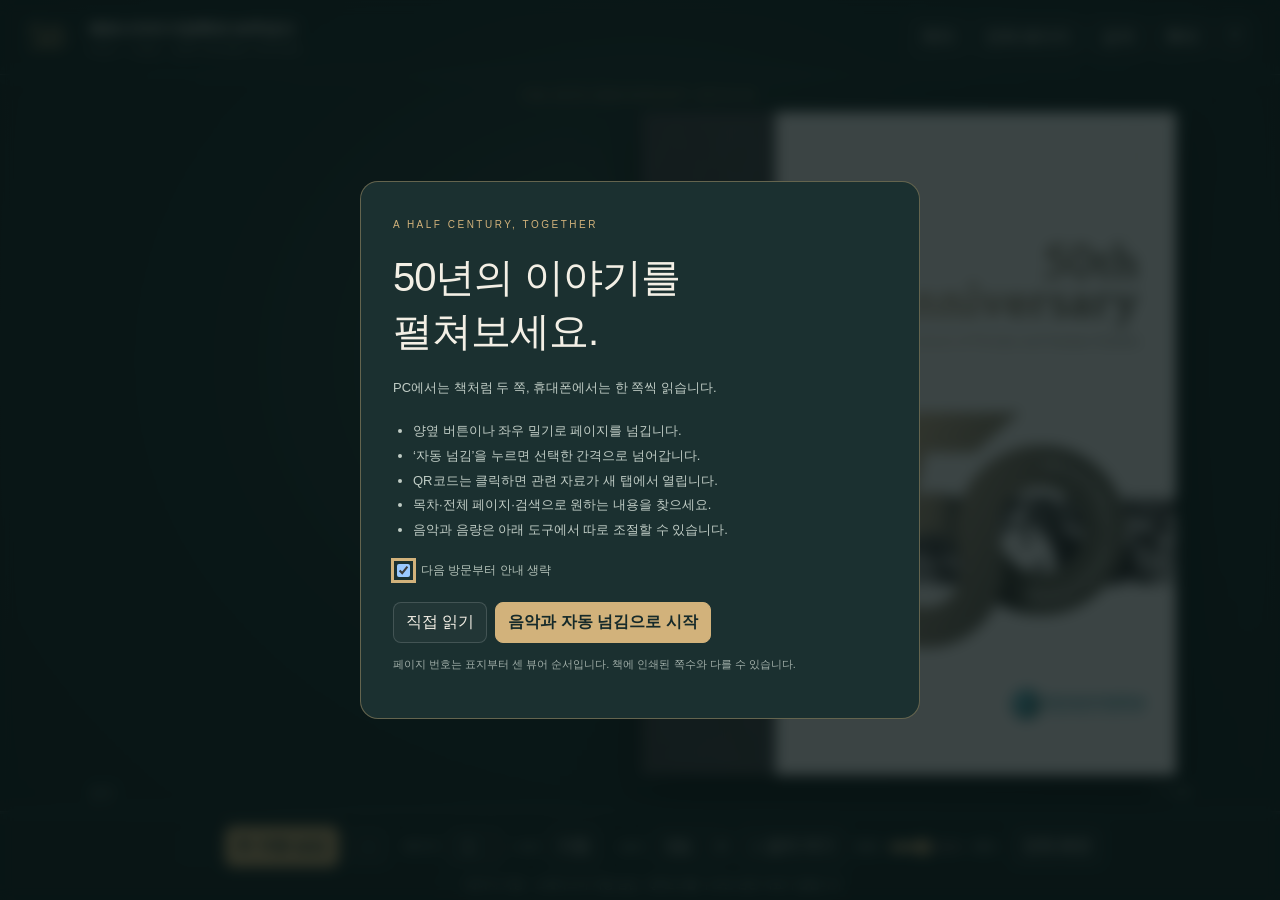
<file: index.html>
<!doctype html>
<html lang="ko">
<head>
  <meta charset="utf-8">
  <meta name="viewport" content="width=device-width, initial-scale=1, viewport-fit=cover">
  <meta name="theme-color" content="#172b2b">
  <meta name="description" content="한국외국어대학교 페르시아어·이란학과 50주년사 온라인 뷰어">
  <title>페르시아어·이란학과 50주년사</title>
  <link rel="stylesheet" href="style.css">
  <link rel="stylesheet" href="zoom.css?v=1">
  <script defer src="viewer.js?v=20261031"></script>
  <script defer src="zoom.js?v=20261031"></script>
</head>
<body>
  <header class="topbar">
    <a class="brand" href="#page=1"><span class="seal">50</span><span><strong id="title">페르시아어·이란학과 50주년사</strong><small>1976 — 2026 · OUR SHARED HISTORY</small></span></a>
    <nav aria-label="뷰어 도구"><button id="contentsBtn">목차</button><button id="thumbsBtn">전체 페이지</button><button id="searchBtn">검색</button><button id="zoomOpen" disabled>확대</button><button id="helpBtn" aria-label="사용 안내">?</button></nav>
  </header>
  <main id="main">
    <div class="eyebrow">THE 50TH ANNIVERSARY ARCHIVE</div>
    <div id="stage" class="stage" aria-label="50주년사 책">
      <div id="book" class="book"></div>
      <div id="loading" class="loading" role="status">50년의 이야기를 준비하고 있습니다…</div>
    </div>
    <div class="page-caption"><span id="chapter">50년의 기록</span><span id="pageStatus" aria-live="polite"></span></div>
  </main>
  <footer class="controls">
    <div class="timer" aria-hidden="true"><div id="timerFill"></div></div>
    <div class="control-row">
      <div class="control-group"><button id="prev" aria-label="이전 페이지">←</button><button id="play" class="primary" aria-pressed="false">▶ 자동 넘김</button><button id="next" aria-label="다음 페이지">→</button></div>
      <form id="jumpForm" class="control-group"><label for="pageInput">페이지</label><input id="pageInput" type="number" min="1" value="1" inputmode="numeric"><span id="totalPages"></span><button type="submit">이동</button></form>
      <div class="control-group"><label for="speed">넘김</label><select id="speed" aria-label="자동 넘김 간격"></select><button id="music" aria-pressed="false">♫ 음악 켜기</button><label class="volume-label" for="volume">음량</label><input id="volume" type="range" min="0" max="100" step="1" aria-label="음향 크기"><output id="volumeValue" for="volume"></output><button id="fullscreen">전체 화면</button></div>
    </div>
    <p class="hint">← → 페이지 이동 · 스페이스바 자동 넘김 · QR코드를 누르면 관련 자료가 열립니다</p>
  </footer>
  <aside id="drawer" class="drawer" hidden aria-label="탐색 패널"><div class="drawer-head"><h2 id="drawerTitle">목차</h2><button id="closeDrawer" aria-label="탐색 패널 닫기">✕</button></div><div id="drawerBody"></div></aside>
  <button id="scrim" class="scrim" hidden aria-label="탐색 패널 닫기"></button>
  <dialog id="welcome"><div class="dialog-inner"><span class="eyebrow">A HALF CENTURY, TOGETHER</span><h1>50년의 이야기를<br>펼쳐보세요.</h1><p>PC에서는 책처럼 두 쪽, 휴대폰에서는 한 쪽씩 읽습니다.</p><ul><li>양옆 버튼이나 좌우 밀기로 페이지를 넘깁니다.</li><li>‘자동 넘김’을 누르면 선택한 간격으로 넘어갑니다.</li><li>QR코드는 클릭하면 관련 자료가 새 탭에서 열립니다.</li><li>목차·전체 페이지·검색으로 원하는 내용을 찾으세요.</li><li>음악과 음량은 아래 도구에서 따로 조절할 수 있습니다.</li></ul><label class="remember"><input id="remember" type="checkbox" checked>다음 방문부터 안내 생략</label><div class="welcome-actions"><button id="readStart">직접 읽기</button><button id="autoStart" class="primary">음악과 자동 넘김으로 시작</button></div><p class="fine">페이지 번호는 표지부터 센 뷰어 순서입니다. 책에 인쇄된 쪽수와 다를 수 있습니다.</p></div></dialog>
  <div id="toast" role="status" hidden></div>
  <audio id="audio" loop preload="none"></audio>
</body>
</html>
</file>
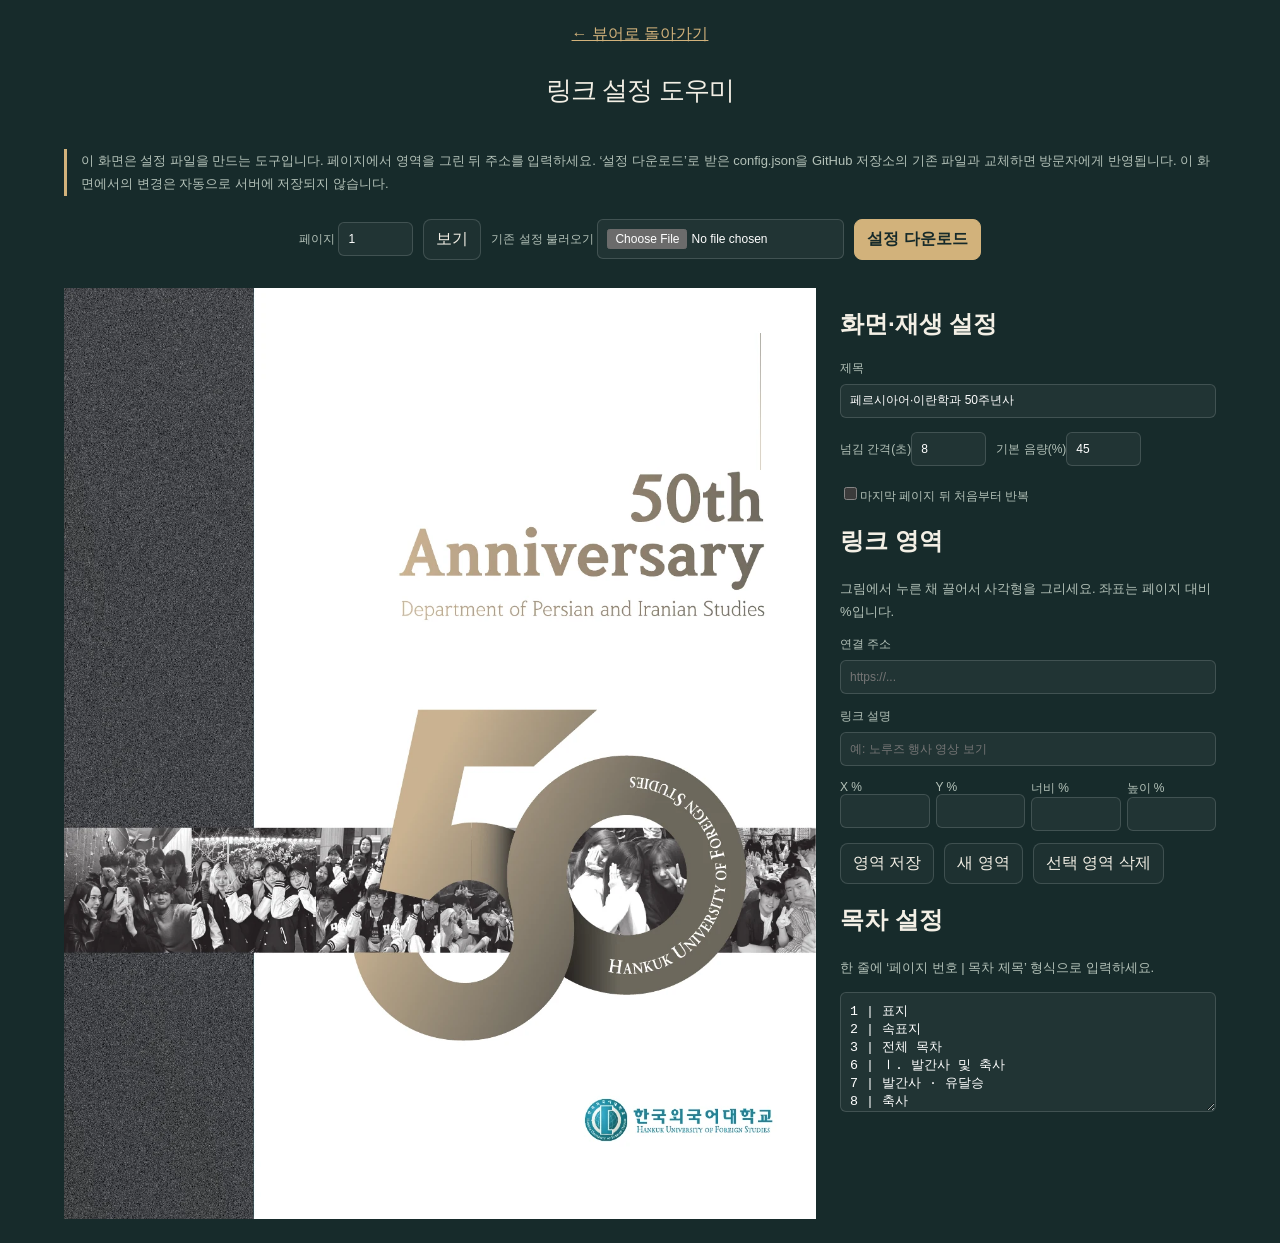
<file: editor.html>
<!doctype html>
<html lang="ko"><head><meta charset="utf-8"><meta name="viewport" content="width=device-width,initial-scale=1"><title>50주년사 링크 설정 도우미</title><link rel="stylesheet" href="style.css"><style>body{height:auto;min-height:100vh;overflow:auto;background:#172b2b}.editor{padding:24px;max-width:1200px;margin:auto;width:100%}.editor h1{font-size:26px}.editor p{line-height:1.8;color:var(--muted);font-size:13px}.toolbar{display:flex;flex-wrap:wrap;gap:10px;align-items:center;margin-bottom:18px}.workspace{display:grid;grid-template-columns:minmax(0,2fr) minmax(260px,1fr);gap:24px}.canvas{position:relative;align-self:start;touch-action:none;background:#eee;cursor:crosshair}.canvas>img{display:block;width:100%;pointer-events:none}.region{position:absolute;border:2px solid #e16c3b;background:#ef9b3529;color:#111;pointer-events:none}.region span{background:#fff;font-size:10px;padding:2px}.fields{display:grid;grid-template-columns:repeat(4,1fr);gap:6px}.fields input{width:100%}.full{display:block;width:100%;margin:7px 0 14px}input,textarea{background:#ffffff0b;color:#fff;border:1px solid var(--border);border-radius:6px;padding:9px}textarea{min-height:120px;width:100%}label{display:block}#linkList button{display:block;width:100%;text-align:left;margin-top:8px;font-size:12px;overflow-wrap:anywhere}.notice{border-left:3px solid var(--gold);padding-left:14px}.editor a{color:var(--gold)}@media(max-width:760px){.workspace{grid-template-columns:1fr}.editor{padding:16px}}</style><script defer src="editor.js"></script></head>
<body><main class="editor"><a href="index.html">← 뷰어로 돌아가기</a><h1>링크 설정 도우미</h1><p class="notice">이 화면은 설정 파일을 만드는 도구입니다. 페이지에서 영역을 그린 뒤 주소를 입력하세요. ‘설정 다운로드’로 받은 config.json을 GitHub 저장소의 기존 파일과 교체하면 방문자에게 반영됩니다. 이 화면에서의 변경은 자동으로 서버에 저장되지 않습니다.</p><div class="toolbar"><label>페이지 <input id="editorPage" type="number" min="1" value="1" style="width:75px"></label><button id="loadPage">보기</button><label>기존 설정 불러오기 <input id="importConfig" type="file" accept="application/json,.json"></label><button id="download" class="primary">설정 다운로드</button></div><div class="workspace"><div id="canvas" class="canvas"><img id="pageImage" alt="링크 영역 편집용 페이지"></div><section><h2>화면·재생 설정</h2><label>제목<input id="editTitle" class="full"></label><div class="toolbar"><label>넘김 간격(초)<input id="editSpeed" type="number" min="2" max="600" style="width:75px"></label><label>기본 음량(%)<input id="editVolume" type="number" min="0" max="100" style="width:75px"></label></div><label><input id="editLoop" type="checkbox">마지막 페이지 뒤 처음부터 반복</label><h2>링크 영역</h2><p>그림에서 누른 채 끌어서 사각형을 그리세요. 좌표는 페이지 대비 %입니다.</p><label>연결 주소<input id="linkURL" class="full" type="url" placeholder="https://..."></label><label>링크 설명<input id="linkLabel" class="full" placeholder="예: 노루즈 행사 영상 보기"></label><div class="fields"><label>X %<input id="x" type="number" step="0.01"></label><label>Y %<input id="y" type="number" step="0.01"></label><label>너비 %<input id="width" type="number" step="0.01"></label><label>높이 %<input id="height" type="number" step="0.01"></label></div><div class="toolbar" style="margin-top:12px"><button id="saveLink">영역 저장</button><button id="newLink">새 영역</button><button id="deleteLink">선택 영역 삭제</button></div><div id="linkList"></div><h2>목차 설정</h2><p>한 줄에 ‘페이지 번호 | 목차 제목’ 형식으로 입력하세요.</p><textarea id="tocText" aria-label="목차 편집"></textarea><p id="editorStatus" role="status"></p></section></div></main></body></html>
</file>
<file: style.css>
:root{color-scheme:dark;--bg:#132323;--panel:#213434;--fg:#f3efe5;--muted:#b3c1b8;--gold:#d2b27b;--border:#ffffff26;font-family:"Apple SD Gothic Neo","Malgun Gothic",sans-serif}
*{box-sizing:border-box}body{margin:0;background:radial-gradient(ellipse at 50% 40%,#314844 0,#172b2b 48%,#112121 100%);color:var(--fg);height:100dvh;display:flex;flex-direction:column;overflow:hidden}button,input,select{font:inherit}button,select{border:1px solid var(--border);border-radius:8px;background:#ffffff08;color:var(--fg);padding:9px 12px;cursor:pointer}button:hover{background:#ffffff16;border-color:var(--gold)}button:disabled{opacity:.35;cursor:default}button:focus-visible,input:focus-visible,select:focus-visible,a:focus-visible{outline:3px solid var(--gold);outline-offset:3px}.primary{background:var(--gold);color:#162a2a;border-color:var(--gold);font-weight:700}.primary:hover{background:#e3c896}.topbar{display:flex;align-items:center;justify-content:space-between;gap:16px;padding:16px 28px;border-bottom:1px solid var(--border);padding-top:max(16px,env(safe-area-inset-top))}.brand{display:flex;align-items:center;gap:12px;text-decoration:none;color:inherit}.seal{font:36px Georgia,serif;color:var(--gold);border-right:1px solid var(--border);padding-right:12px}.brand strong{font-size:15px;font-weight:600}.brand small{display:block;font-size:9px;letter-spacing:1.6px;color:var(--muted);margin-top:6px}nav{display:flex;gap:6px}main{flex:1;min-height:0;display:flex;flex-direction:column;align-items:center;padding:15px 20px 8px;gap:10px}.eyebrow{font-size:10px;letter-spacing:2.5px;color:var(--gold)}.stage{width:100%;flex:1;min-height:0;display:flex;align-items:center;justify-content:center;perspective:2400px;touch-action:pan-y;position:relative}.book{position:relative;flex-shrink:0;filter:drop-shadow(0 20px 26px #0008);perspective:2400px}.book.double::after{content:"";position:absolute;left:50%;top:0;bottom:0;width:14px;transform:translateX(-50%);background:linear-gradient(90deg,transparent,#0003,transparent);pointer-events:none;z-index:4}.sheet{position:absolute;top:0;bottom:0;overflow:hidden;background:#f3f0e9}.sheet.left{left:0;width:50%}.sheet.right{right:0;width:50%}.book.single .sheet{left:0;right:0;width:100%}.sheet.blank{background:transparent}.page-image{display:block;width:100%;height:100%;object-fit:fill;user-select:none;-webkit-user-drag:none}.hotspot{position:absolute;display:block;background:transparent;border:0;border-radius:3px;z-index:2;cursor:pointer}.hotspot:hover,.hotspot:focus-visible{background:#d2b27b35;outline:2px solid #a67930}.hotspot::after{content:"↗";position:absolute;right:-5px;top:-8px;color:#fff;background:#1f514b;font-size:12px;border-radius:50%;width:19px;height:19px;text-align:center;line-height:19px;box-shadow:0 1px 5px #0005}.page-caption{display:flex;width:100%;max-width:1100px;justify-content:space-between;gap:12px;color:var(--muted);font-size:12px;min-height:18px}.loading{position:absolute;padding:20px;background:var(--panel);border-radius:12px;z-index:8;text-align:center}.loading[hidden]{display:none}.leaf{position:absolute;top:0;height:100%;width:50%;transform-style:preserve-3d;z-index:5;pointer-events:none}.leaf.forward{left:50%;transform-origin:left center}.leaf.backward{left:0;transform-origin:right center}.leaf .face{position:absolute;inset:0;backface-visibility:hidden;-webkit-backface-visibility:hidden;overflow:hidden;background:#f3f0e9}.leaf .back{transform:rotateY(180deg)}.leaf .sheet{width:100%;inset:0}.book.single .leaf{width:100%;left:0;transform-origin:left center}.controls{background:#132525e8;border-top:1px solid var(--border);padding:0 24px max(8px,env(safe-area-inset-bottom));z-index:6}.timer{height:2px;background:#ffffff10;margin:0 -24px 12px}.timer>div{height:100%;background:var(--gold);width:0}.control-row{display:flex;align-items:center;justify-content:center;gap:16px;flex-wrap:wrap}.control-group{display:flex;align-items:center;gap:7px}label,.control-group>span,output{font-size:12px;color:var(--muted)}#pageInput{width:57px;background:#ffffff0b;border:1px solid var(--border);border-radius:6px;color:var(--fg);padding:8px;text-align:center}#volume{width:75px;accent-color:var(--gold)}#volumeValue{min-width:31px}.hint{font-size:11px;color:var(--muted);text-align:center;margin:10px 0 0}select option{background:var(--panel)}.drawer{position:fixed;inset:0 auto 0 0;width:min(440px,92vw);background:#1d3030;z-index:21;padding:20px;overflow:auto;box-shadow:10px 0 60px #0006}.drawer-head{display:flex;justify-content:space-between;align-items:center;position:sticky;top:-20px;background:#1d3030;z-index:2;padding:8px 0 15px}.drawer h2{font-size:20px;margin:0}.scrim{position:fixed;inset:0;background:#0008;z-index:20;border:0;border-radius:0}.thumb-grid{display:grid;grid-template-columns:repeat(3,1fr);gap:14px 10px}.thumb{border:1px solid var(--border);background:#ffffff05;padding:5px;min-width:0}.thumb img{width:100%;aspect-ratio:595/737;object-fit:contain;background:#eee}.thumb small{display:block;margin-top:6px}.thumb.active{border-color:var(--gold)}.toc-item,.result{display:block;width:100%;text-align:left;padding:15px 10px;margin-bottom:6px;line-height:1.7}.toc-item small,.result small{display:block;color:var(--gold)}.result p{margin:5px 0;font-size:12px;color:var(--muted)}.result mark{background:#d2b27b;color:#142727}.search-form{display:flex;gap:7px;margin-bottom:15px}.search-form input{flex:1;min-width:0;background:#ffffff0b;border:1px solid var(--border);border-radius:6px;color:var(--fg);padding:12px}.empty{font-size:13px;line-height:1.8;color:var(--muted)}dialog{border:1px solid #d2b27b66;border-radius:18px;max-width:560px;width:calc(100% - 32px);padding:0;background:#1b3030;color:var(--fg);max-height:90dvh}dialog::backdrop{background:#071313c9;backdrop-filter:blur(7px)}.dialog-inner{padding:32px}h1{font-size:clamp(28px,4vw,40px);line-height:1.35;margin:18px 0;font-weight:500;letter-spacing:-1px}.dialog-inner p,.dialog-inner li{font-size:13px;line-height:1.9;color:#c0ccc5}.dialog-inner ul{padding-left:20px;margin:18px 0}.remember{display:flex;gap:8px;align-items:center;margin-bottom:22px}.welcome-actions{display:flex;gap:8px;flex-wrap:wrap}.fine{font-size:11px!important;opacity:.8}#toast{position:fixed;bottom:140px;left:50%;transform:translateX(-50%);padding:12px 18px;max-width:90vw;background:#f3efe5;color:#17302c;border-radius:10px;z-index:40;font-size:13px;box-shadow:0 6px 25px #0005}[hidden]{display:none!important}
@media(max-width:760px){.topbar{padding:10px 12px;gap:6px}.brand{gap:7px}.seal{font-size:28px;padding-right:7px}.brand strong{font-size:11px}.brand small{font-size:7px;letter-spacing:.5px}nav{gap:3px}nav button{font-size:11px;padding:8px}main{padding:10px 10px 6px;gap:7px}.eyebrow{font-size:8px;letter-spacing:1.5px}.controls{padding:0 10px max(8px,env(safe-area-inset-bottom))}.timer{margin:0 -10px 8px}.control-row{gap:8px}.control-group{gap:5px}button,select{padding:8px;font-size:12px}.hint{display:none}#volume{width:58px}#fullscreen{display:none}.volume-label{display:none}.page-caption{font-size:10px}.dialog-inner{padding:24px}.welcome-actions button{flex:1}.control-group:last-child{width:100%;justify-content:center}.page-image{object-fit:fill}}
.stage{touch-action:pan-y pinch-zoom}
@media(prefers-reduced-motion:reduce){*{scroll-behavior:auto!important}}
</file>
<file: zoom.css>
#zoomDialog{width:calc(100% - 24px);max-width:1400px;height:calc(100dvh - 24px);max-height:none;overflow:hidden;border-radius:12px;background:#152727;color:#f3efe5}
#zoomDialog[open]{display:flex;flex-direction:column}
.zoom-toolbar{display:flex;align-items:center;justify-content:space-between;gap:10px;flex-wrap:wrap;padding:12px;border-bottom:1px solid #ffffff26;flex-shrink:0}
.zoom-toolbar h2{font-size:16px;margin:0}.zoom-tools{display:flex;align-items:center;gap:7px;flex-wrap:wrap}.zoom-tools output{min-width:43px;text-align:center;font-variant-numeric:tabular-nums}
#zoomPage{width:60px;padding:8px;background:#213434;color:#f3efe5;border:1px solid #ffffff26;border-radius:6px;text-align:center}
#zoomViewport{position:relative;flex:1;min-height:0;overflow:auto;overscroll-behavior:contain;touch-action:none;cursor:grab;scrollbar-gutter:stable}
#zoomViewport.dragging{cursor:grabbing}#zoomCanvas{position:relative;margin:16px auto;flex-shrink:0;background:#f3f0e9;box-shadow:0 8px 32px #0008}
#zoomImage{display:block;width:100%;height:auto;pointer-events:none;user-select:none;-webkit-user-drag:none}
#zoomCanvas .hotspot{touch-action:none}#zoomCanvas .hotspot::after{font-size:12px}
.zoom-hint{flex-shrink:0;margin:0;padding:8px 12px;font-size:12px;color:#b3c1b8;text-align:center;border-top:1px solid #ffffff26}
#zoomState{font-size:12px;color:#b3c1b8;min-height:16px}
@media(max-width:760px){.topbar{flex-wrap:wrap}.topbar nav{margin-left:auto;flex-wrap:wrap}#zoomDialog{width:100%;height:100dvh;margin:0;border-radius:0;border:0}.zoom-toolbar{padding:10px;gap:8px}.zoom-toolbar h2{font-size:14px}.zoom-tools{gap:5px}.zoom-tools button{min-height:36px}.zoom-hint{font-size:11px}.zoom-toolbar>div{width:100%;justify-content:center}#zoomClose{margin-left:auto}}
</file>
